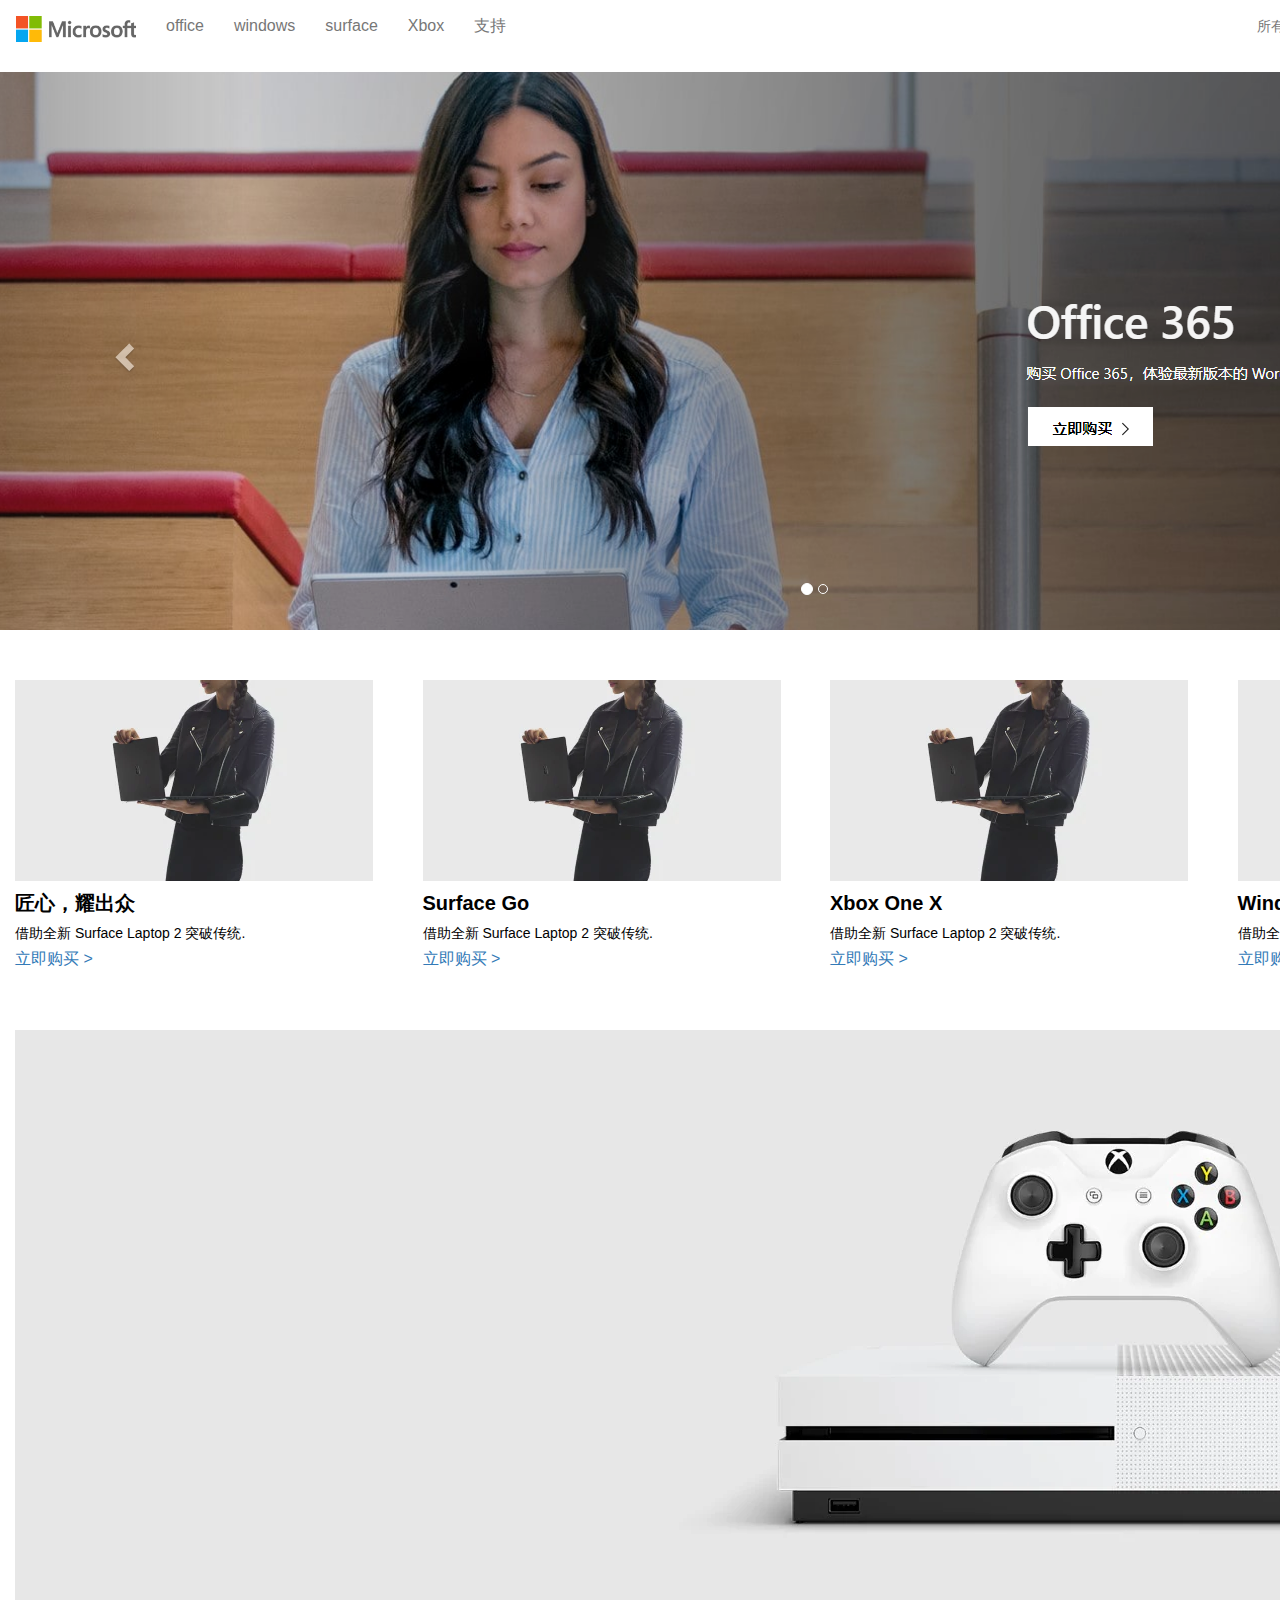
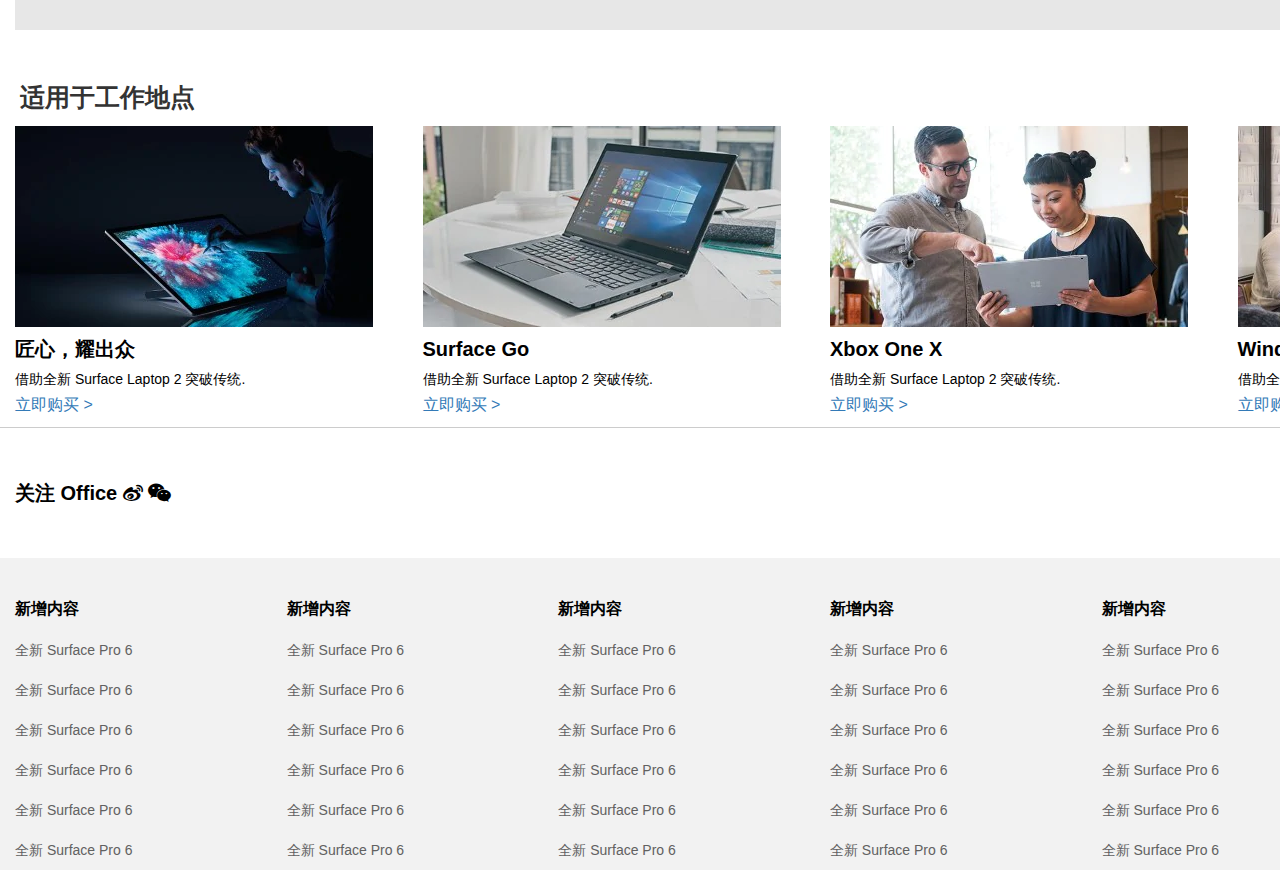
<file: index.html>
<!DOCTYPE html>
<!--[if lt IE 7]>      <html class="no-js lt-ie9 lt-ie8 lt-ie7"> <![endif]-->
<!--[if IE 7]>         <html class="no-js lt-ie9 lt-ie8"> <![endif]-->
<!--[if IE 8]>         <html class="no-js lt-ie9"> <![endif]-->
<!--[if gt IE 8]><!--> <html class="no-js"> <!--<![endif]-->
    <head>
        <meta charset="utf-8">
        <meta http-equiv="X-UA-Compatible" content="IE=edge,chrome=1">
        <title></title>
        <meta name="description" content="">
        <meta name="viewport" content="width=device-width">

        <!-- Place favicon.ico and apple-touch-icon.png in the root directory -->

        
        <link rel="stylesheet" href="css/_man.css" />
        <script src="js/vendor/modernizr-2.6.2.min.js"></script>
        <script type="text/javascript" src="js/vendor/jquery-1.11.1.min.js"></script>
    </head>
    <body>
		<header role="banner">
			
		    <nav role="navigation" class="navbar navbar-default nav1">
		    	
		        <div class="container">
		        	
		            <div class="navbar-header">
		            
		                <button type="button" class="navbar-toggle pull-left" data-toggle="collapse" data-target=".navbar-collapse">
		                    <span class="icon-bar"></span>
		                    <span class="icon-bar"></span>
		                    <span class="icon-bar"></span>
		                </button>
		                <a class="navbar-brand pull-right" href="#">
		            		<img src="img/RE1Mu3b.png"  width="120">
		        	    </a>
		            </div>
			        <div class="navbar-collapse collapse">
						<ul class="nav navbar-nav navv">
							<li>
							    <a href="office.html">office</a>		    
							</li>
							<li>
							    <a href="win.html">windows</a>						    
							</li>
							<li>
							    <a href="#">surface</a>							    
							</li>
							<li>
							    <a href="#">Xbox</a>							    
							</li>
							<li>
							    <a href="#">支持</a>							    
							</li>
							
						</ul>
						<ul class="nav navbar-nav navbar-right">
							<li class="dropdown">
							    <a href="#" class="dropdown-toggle"  data-toggle="dropdown">所有Microsoft<b class="caret"></b></a>
							    <ul class="dropdown-menu" aria-labelledby="dropdownMenu1">
							        <li><a href="#">Action</a></li>
							        <li><a href="#">Another action</a></li>
							        <li><a href="#">Something else here</a></li>
							        <li role="separator" class="divider"></li>
							        <li><a href="#">Separated link</a></li>
							        <li role="separator" class="divider"></li>
							        <li><a href="#">Separated link</a></li>
							    </ul>
							</li>
							<li>
							    <a href="#" class="dropdown-toggle"  data-toggle="dropdown">搜索 <b class="glyphicon glyphicon-search"></b></a>							    
							</li>
							<li>
							    <a href="#" class="dropdown-toggle"  data-toggle="dropdown">购物车 <b class="fa fa-shopping-cart fa-lg"></b></a>							    
							</li>
							<li>
							    <a href="#" class="dropdown-toggle"  data-toggle="dropdown">登入 <b class="fa fa-user-circle fa-lg"></b></a>							    
							</li>
				        </ul>
			    	</div>
		  		</div>
			</nav>
		</header>
		<main role="main" class="container">
			<div class="row">
			<div id="carousel-example-generic" class="carousel slide" data-ride="carousel">
              <!-- Indicators -->
                <ol class="carousel-indicators">
                    <li data-target="#carousel-example-generic" data-slide-to="0" class="active"></li>
                    <li data-target="#carousel-example-generic" data-slide-to="1"></li>                    
                </ol>

              <!-- Wrapper for slides -->
                <div class="carousel-inner" role="listbox">
                    <div class="item active">
                        <picture>
                          <source srcset="img/ddbj.png" media="(min-width: 768px)">                        
                          <img srcset="img/xbj.png">
                        </picture>                 
                    </div>
                    <div class="item">
                        <picture>
                          <source srcset="img/cdbj1.png" media="(min-width: 768px)">                       
                       		<img srcset="img/xbj1.png">
                        </picture>               
                    </div>                  
                </div>

              <!-- Controls -->
                <a class="left carousel-control" href="#carousel-example-generic" role="button" data-slide="prev">
                    <span class="glyphicon glyphicon-chevron-left" aria-hidden="true"></span>
                </a>
                <a class="right carousel-control" href="#carousel-example-generic" role="button" data-slide="next">
                    <span class="glyphicon glyphicon-chevron-right" aria-hidden="true"></span>
                </a>
            </div>
            <section class="goumai clearfix">				
					<ul  class="col-lg-3 col-xs-6">
						<li><a href="#"><img src="img/surface.png"/ class="img-responsive"></a></li>
						<li><a href="#">匠心，耀出众</a</li>
						<li><a href="#">借助全新 Surface Laptop 2 突破传统.</a</li>
						<li><a href="#">立即购买 ></a></li>
					</ul>								
					<ul class="col-lg-3 col-xs-6">
						<li><a href="#"><img src="img/surface.png"/ class="img-responsive"></a></li>
						<li><a href="#">Surface Go</a</li>
						<li><a href="#">借助全新 Surface Laptop 2 突破传统.</a</li>
						<li><a href="#">立即购买 ></a></li>
					</ul>								
					<ul class="col-lg-3 col-xs-6">
						<li><a href="#"><img src="img/surface.png"/ class="img-responsive"></a></li>
						<li><a href="#">Xbox One X</a</li>
						<li><a href="#">借助全新 Surface Laptop 2 突破传统.</a</li>
						<li><a href="#">立即购买 ></a></li>
					</ul>								
					<ul class="col-lg-3 col-xs-6">
						<li><a href="#"><img src="img/surface.png"/ class="img-responsive"></a></li>
						<li><a href="#">Windows 电脑</a</li>
						<li><a href="#">借助全新 Surface Laptop 2 突破传统.</a</li>
						<li><a href="">立即购买 ></a></li>
					</ul>				
			</section>
			<div class="col-lg-12 col-xs-12 xbx">
				<img src="img/Xbx.png"/ width="100%">
			</div>
			<section class="sec">
				<p>适用于工作地点</p>
					<ul  class="col-lg-3 col-xs-6">
						<li><a href="#"><img src="img/surfaceS.png"/ class="img-responsive"></a></li>
						<li><a href="#">匠心，耀出众</a</li>
						<li><a href="#">借助全新 Surface Laptop 2 突破传统.</a</li>
						<li><a href="#">立即购买 ></a></li>
					</ul>								
					<ul class="col-lg-3 col-xs-6">
						<li><a href="#"><img src="img/win10.png"/ class="img-responsive"></a></li>
						<li><a href="#">Surface Go</a</li>
						<li><a href="#">借助全新 Surface Laptop 2 突破传统.</a</li>
						<li><a href="#">立即购买 ></a></li>
					</ul>								
					<ul class="col-lg-3 col-xs-6">
						<li><a href="#"><img src="img/Office365.png"/ class="img-responsive"></a></li>
						<li><a href="#">Xbox One X</a</li>
						<li><a href="#">借助全新 Surface Laptop 2 突破传统.</a</li>
						<li><a href="#">立即购买 ></a></li>
					</ul>								
					<ul class="col-lg-3 col-xs-6">
						<li><a href="#"><img src="img/microTeams.png"/ class="img-responsive"></a></li>
						<li><a href="#">Windows 电脑</a</li>
						<li><a href="#">借助全新 Surface Laptop 2 突破传统.</a</li>
						<li><a href="#">立即购买 ></a></li>
					</ul>				
			</section>
			</div>
		</main>
		
		<div style="border-top: 1px solid #ccc;">
			<div class="container guan">
				关注 Office <a href="#" class="fa fa-weibo"></a> <a href="#" class="fa fa-weixin"></a>
			</div>
		</div>
		
		<footer role="contentinfo" class="fot">
			<div class="container">
				<div class="row ace">
					<ul class="col-lg-2 col-xs-4 responsive">
						<p>新增内容</p>
						<li><a href="#">全新 Surface Pro 6</a></li>
						<li><a href="#">全新 Surface Pro 6</a></li>
						<li><a href="#">全新 Surface Pro 6</a></li>
						<li><a href="#">全新 Surface Pro 6</a></li>
						<li><a href="#">全新 Surface Pro 6</a></li>
						<li><a href="#">全新 Surface Pro 6</a></li>
					</ul>
					<ul class="col-lg-2 col-xs-4 responsive">
						<p>新增内容</p>
						<li><a href="#">全新 Surface Pro 6</a></li>
						<li><a href="#">全新 Surface Pro 6</a></li>
						<li><a href="#">全新 Surface Pro 6</a></li>
						<li><a href="#">全新 Surface Pro 6</a></li>
						<li><a href="#">全新 Surface Pro 6</a></li>
						<li><a href="#">全新 Surface Pro 6</a></li>
					</ul>
					<ul class="col-lg-2 col-xs-4 responsive">
						<p>新增内容</p>
						<li><a href="#">全新 Surface Pro 6</a></li>
						<li><a href="#">全新 Surface Pro 6</a></li>
						<li><a href="#">全新 Surface Pro 6</a></li>
						<li><a href="#">全新 Surface Pro 6</a></li>
						<li><a href="#">全新 Surface Pro 6</a></li>
						<li><a href="#">全新 Surface Pro 6</a></li>
					</ul>
					<ul class="col-lg-2 col-xs-4 responsive">
						<p>新增内容</p>
						<li><a href="#">全新 Surface Pro 6</a></li>
						<li><a href="#">全新 Surface Pro 6</a></li>
						<li><a href="#">全新 Surface Pro 6</a></li>
						<li><a href="#">全新 Surface Pro 6</a></li>
						<li><a href="#">全新 Surface Pro 6</a></li>
						<li><a href="#">全新 Surface Pro 6</a></li>
					</ul>
					<ul class="col-lg-2 col-xs-4 responsive">
						<p>新增内容</p>
						<li><a href="#">全新 Surface Pro 6</a></li>
						<li><a href="#">全新 Surface Pro 6</a></li>
						<li><a href="#">全新 Surface Pro 6</a></li>
						<li><a href="#">全新 Surface Pro 6</a></li>
						<li><a href="#">全新 Surface Pro 6</a></li>
						<li><a href="#">全新 Surface Pro 6</a></li>
					</ul>
					<ul class="col-lg-2 col-xs-4 responsive">
						<p>新增内容</p>
						<li><a href="#">全新 Surface Pro 6</a></li>
						<li><a href="#">全新 Surface Pro 6</a></li>
						<li><a href="#">全新 Surface Pro 6</a></li>
						<li><a href="#">全新 Surface Pro 6</a></li>
						<li><a href="#">全新 Surface Pro 6</a></li>
						<li><a href="#">全新 Surface Pro 6</a></li>
					</ul>
				</div>
			</div>
		</footer>
       

        
        <script>window.jQuery || document.write('<script src="js/vendor/jquery-1.11.1.min.js"><\/script>')</script>
        <script src="js/plugins.js"></script>
        <script src="js/main.js"></script>

        <!-- Google Analytics: change UA-XXXXX-X to be your site's ID. -->
        
    </body>
</html>
</file>
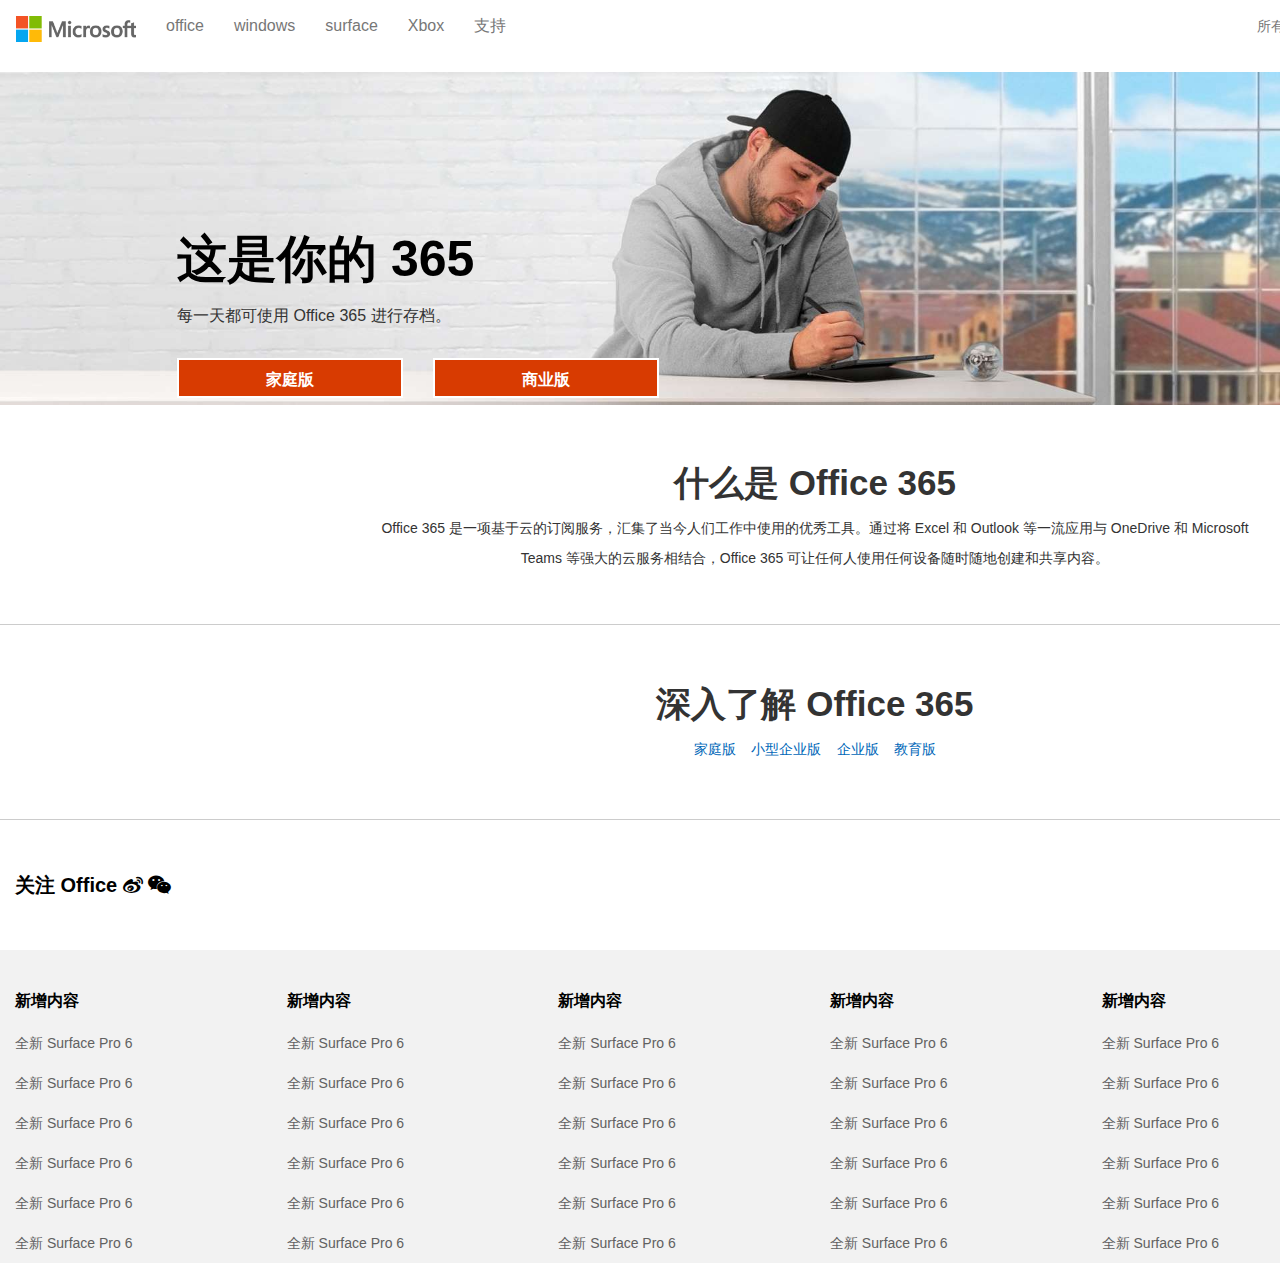
<file: office.html>
<!DOCTYPE html>
<html>
	<head>
		<meta charset="UTF-8">
		<title></title>
		<link rel="stylesheet" href="css/_man.css" />
        <script src="js/vendor/modernizr-2.6.2.min.js"></script>
        <script type="text/javascript" src="js/vendor/jquery-1.11.1.min.js"></script>
	</head>
	<body>
		<header role="banner">
			
		    <nav role="navigation" class="navbar navbar-default nav1">
		    	
		        <div class="container">
		        	
		            <div class="navbar-header">
		            
		                <button type="button" class="navbar-toggle pull-left" data-toggle="collapse" data-target=".navbar-collapse">
		                    <span class="icon-bar"></span>
		                    <span class="icon-bar"></span>
		                    <span class="icon-bar"></span>
		                    
		                </button>
		                
		                <a class="navbar-brand pull-right" href="#">
		            		<img src="img/RE1Mu3b.png"  width="120">
		        	    </a>
		            </div>
			        <div class="navbar-collapse collapse">
						<ul class="nav navbar-nav navv">
							<li>
							    <a href="#" class="dropdown-toggle"  data-toggle="dropdown">office</a>		    
							</li>
							<li>
							    <a href="#" class="dropdown-toggle"  data-toggle="dropdown">windows</a>
							    
							</li>
							<li>
							    <a href="#" class="dropdown-toggle"  data-toggle="dropdown">surface</a>
							    
							</li>
							<li>
							    <a href="#" class="dropdown-toggle"  data-toggle="dropdown">Xbox</a>
							    
							</li>
							<li>
							    <a href="#" class="dropdown-toggle"  data-toggle="dropdown">支持</a>
							    
							</li>
							
						</ul>
						<ul class="nav navbar-nav navbar-right">
							<li class="dropdown">
							    <a href="#" class="dropdown-toggle"  data-toggle="dropdown">所有Microsoft<b class="caret"></b></a>
							    <ul class="dropdown-menu" aria-labelledby="dropdownMenu1">
							        <li><a href="#">Action</a></li>
							        <li><a href="#">Another action</a></li>
							        <li><a href="#">Something else here</a></li>
							        <li role="separator" class="divider"></li>
							        <li><a href="#">Separated link</a></li>
							        <li role="separator" class="divider"></li>
							        <li><a href="#">Separated link</a></li>
							    </ul>
							</li>
							<li>
							    <a href="#" class="dropdown-toggle"  data-toggle="dropdown">搜索 <b class="glyphicon glyphicon-search"></b></a>							    
							</li>
							<li>
							    <a href="#" class="dropdown-toggle"  data-toggle="dropdown">购物车 <b class="fa fa-shopping-cart fa-lg"></b></a>							    
							</li>
							<li>
							    <a href="#" class="dropdown-toggle"  data-toggle="dropdown">登入 <b class="fa fa-user-circle fa-lg"></b></a>							    
							</li>
				        </ul>
			    	</div>
		  		</div>
			</nav>
		</header>
		<div class="bjq" style="width: 100%;">
			<img class="img-responsive tu" src="img/off.jpg"/>
			<div class="container visible-lg visible-md jia">
				<p>这是你的 365</p>
				<p>每一天都可使用 Office 365 进行存档。</p>
				<p><a href="#">家庭版</a><a href="#">商业版</a></p>
			</div>
			<div class="container visible-xs visible-sm cundang">
				<p>这是你的 365</p>
				<p>每一天都可使用 Office 365 进行存档。</p>
				<p><a href="#">家庭版</a></p>
				<p><a href="#">商业版</a></p>
			</div>
		</div>
		<section>
			<div class="container off365" style="border-bottom: 1px solid #ccc;">
				
				<p>什么是 Office 365</p>
				<p class="visible-lg">Office 365 是一项基于云的订阅服务，汇集了当今人们工作中使用的优秀工具。通过将 Excel 和 Outlook 等一流应用与 OneDrive 和 Microsoft </p>
				<p class="visible-lg">Teams 等强大的云服务相结合，Office 365 可让任何人使用任何设备随时随地创建和共享内容。</p>
				<p class="visible-xs">Office 365 是一项基于云的订阅服务，汇集了当今人们工作中使用的优秀工具。通</p>
				<p class="visible-xs">过将 Excel 和 Outlook 等一流应用与 OneDrive 和 Microsoft Teams 等强大的云服务</p>
				<p class="visible-xs">相结合，Office 365 可让任何人使用任何设备随时随地创建和共享内容。</p>
			</div>
		</section>
		<div>
			<div class="container visible-lg lejie">
				<p>深入了解 Office 365</p>
				<p><a href="#">家庭版</a>&nbsp;&nbsp;&nbsp; <a href="#">小型企业版</a>&nbsp;&nbsp;&nbsp; <a href="#">企业版</a>&nbsp;&nbsp;&nbsp; <a href="#">教育版</a></p>
			</div>
			<div class="container visible-xs off">
				<p>深入了解 Office 365</p>
				<p><a href="#">家庭版 ></a></p>
				<p><a href="#">小型企业版 ></a></p>
				<p><a href="#">企业版 ></a></p>
				<p><a href="#">教育版 ></a></p>
			</div>
		</div>
		<div style="border-top: 1px solid #ccc;">
			<div class="container guan">
				关注 Office <a href="#" class="fa fa-weibo"></a> <a href="#" class="fa fa-weixin"></a>
			</div>
		</div>
		
		<footer role="contentinfo" class="fot">
			<div class="container">
				<div class="row ace">
					<ul class="col-lg-2 col-xs-4 responsive">
						<p>新增内容</p>
						<li><a href="#">全新 Surface Pro 6</a></li>
						<li><a href="#">全新 Surface Pro 6</a></li>
						<li><a href="#">全新 Surface Pro 6</a></li>
						<li><a href="#">全新 Surface Pro 6</a></li>
						<li><a href="#">全新 Surface Pro 6</a></li>
						<li><a href="#">全新 Surface Pro 6</a></li>
					</ul>
					<ul class="col-lg-2 col-xs-4 responsive">
						<p>新增内容</p>
						<li><a href="#">全新 Surface Pro 6</a></li>
						<li><a href="#">全新 Surface Pro 6</a></li>
						<li><a href="#">全新 Surface Pro 6</a></li>
						<li><a href="#">全新 Surface Pro 6</a></li>
						<li><a href="#">全新 Surface Pro 6</a></li>
						<li><a href="#">全新 Surface Pro 6</a></li>
					</ul>
					<ul class="col-lg-2 col-xs-4 responsive">
						<p>新增内容</p>
						<li><a href="#">全新 Surface Pro 6</a></li>
						<li><a href="#">全新 Surface Pro 6</a></li>
						<li><a href="#">全新 Surface Pro 6</a></li>
						<li><a href="#">全新 Surface Pro 6</a></li>
						<li><a href="#">全新 Surface Pro 6</a></li>
						<li><a href="#">全新 Surface Pro 6</a></li>
					</ul>
					<ul class="col-lg-2 col-xs-4 responsive">
						<p>新增内容</p>
						<li><a href="#">全新 Surface Pro 6</a></li>
						<li><a href="#">全新 Surface Pro 6</a></li>
						<li><a href="#">全新 Surface Pro 6</a></li>
						<li><a href="#">全新 Surface Pro 6</a></li>
						<li><a href="#">全新 Surface Pro 6</a></li>
						<li><a href="#">全新 Surface Pro 6</a></li>
					</ul>
					<ul class="col-lg-2 col-xs-4 responsive">
						<p>新增内容</p>
						<li><a href="#">全新 Surface Pro 6</a></li>
						<li><a href="#">全新 Surface Pro 6</a></li>
						<li><a href="#">全新 Surface Pro 6</a></li>
						<li><a href="#">全新 Surface Pro 6</a></li>
						<li><a href="#">全新 Surface Pro 6</a></li>
						<li><a href="#">全新 Surface Pro 6</a></li>
					</ul>
					<ul class="col-lg-2 col-xs-4 responsive">
						<p>新增内容</p>
						<li><a href="#">全新 Surface Pro 6</a></li>
						<li><a href="#">全新 Surface Pro 6</a></li>
						<li><a href="#">全新 Surface Pro 6</a></li>
						<li><a href="#">全新 Surface Pro 6</a></li>
						<li><a href="#">全新 Surface Pro 6</a></li>
						<li><a href="#">全新 Surface Pro 6</a></li>
					</ul>
				</div>
			</div>
		</footer>
		<script src="js/plugins.js"></script>
        <script src="js/main.js"></script>
	</body>
</html>
</file>
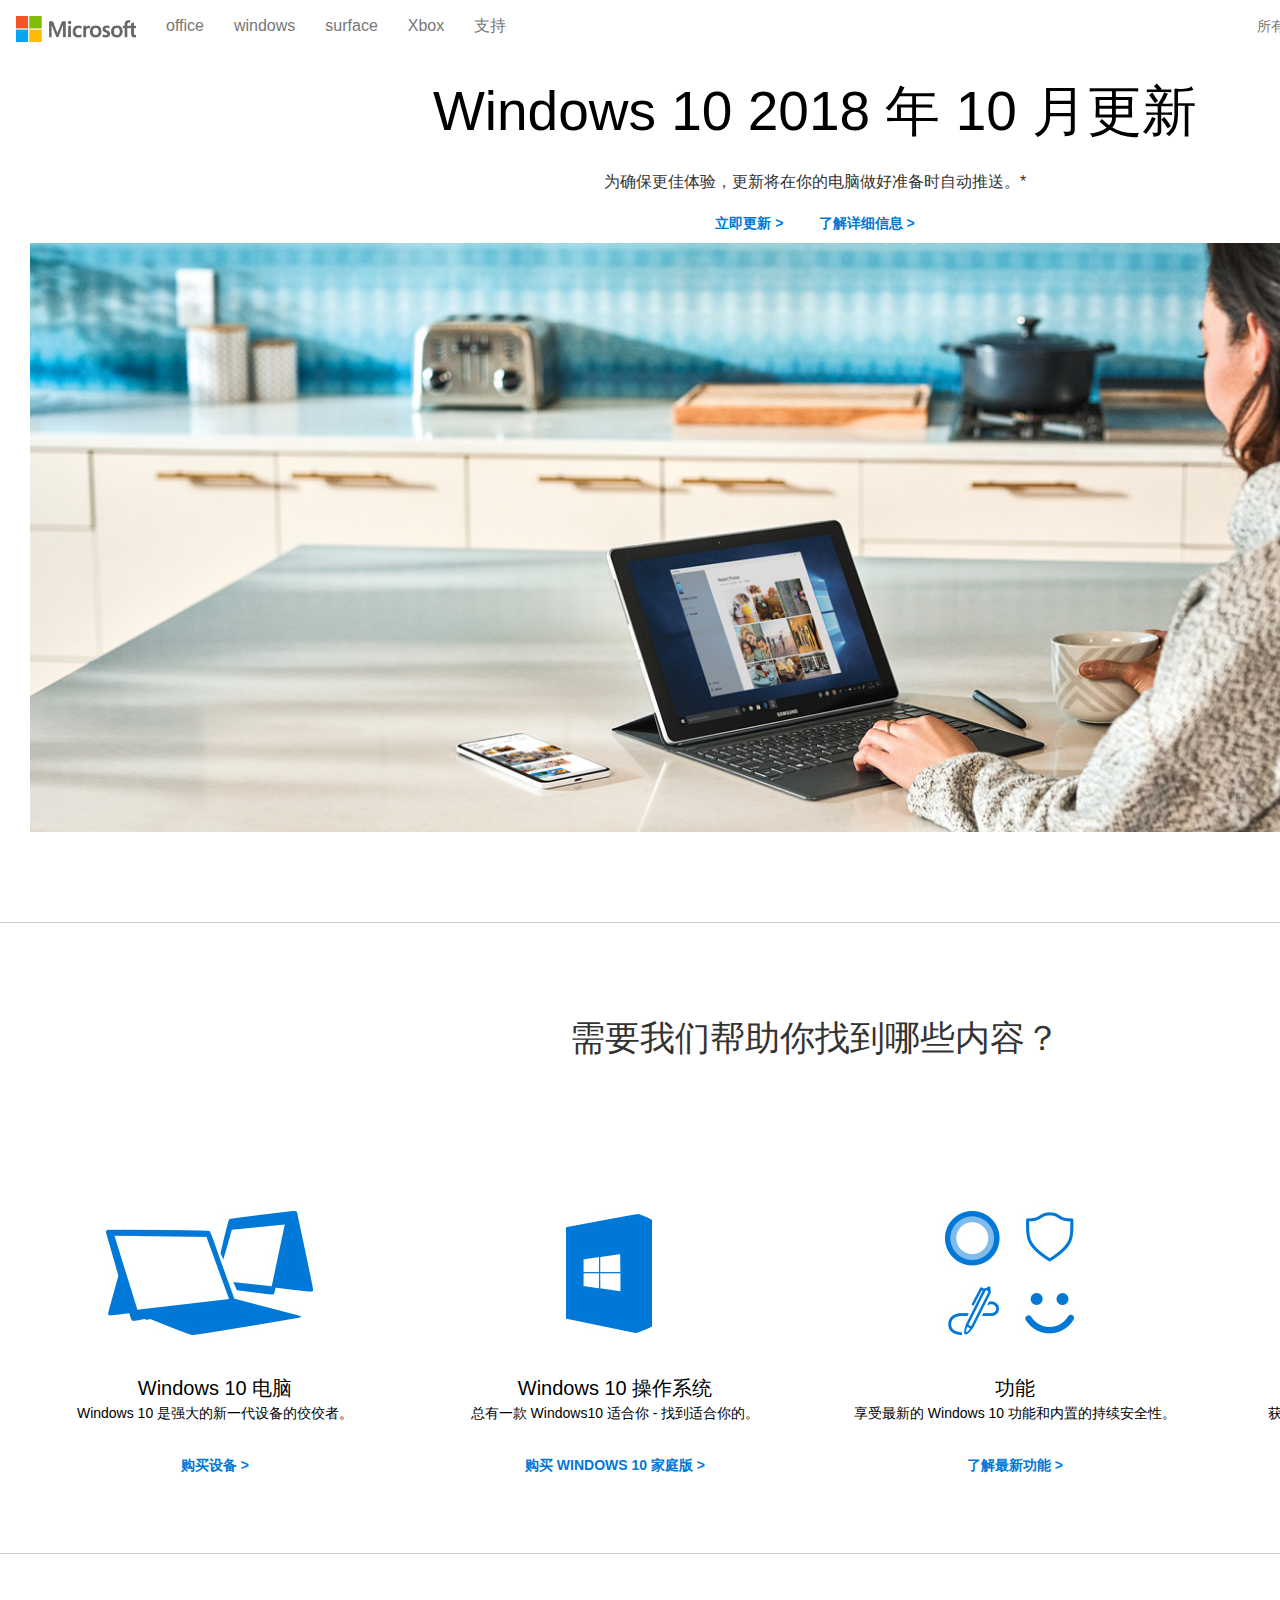
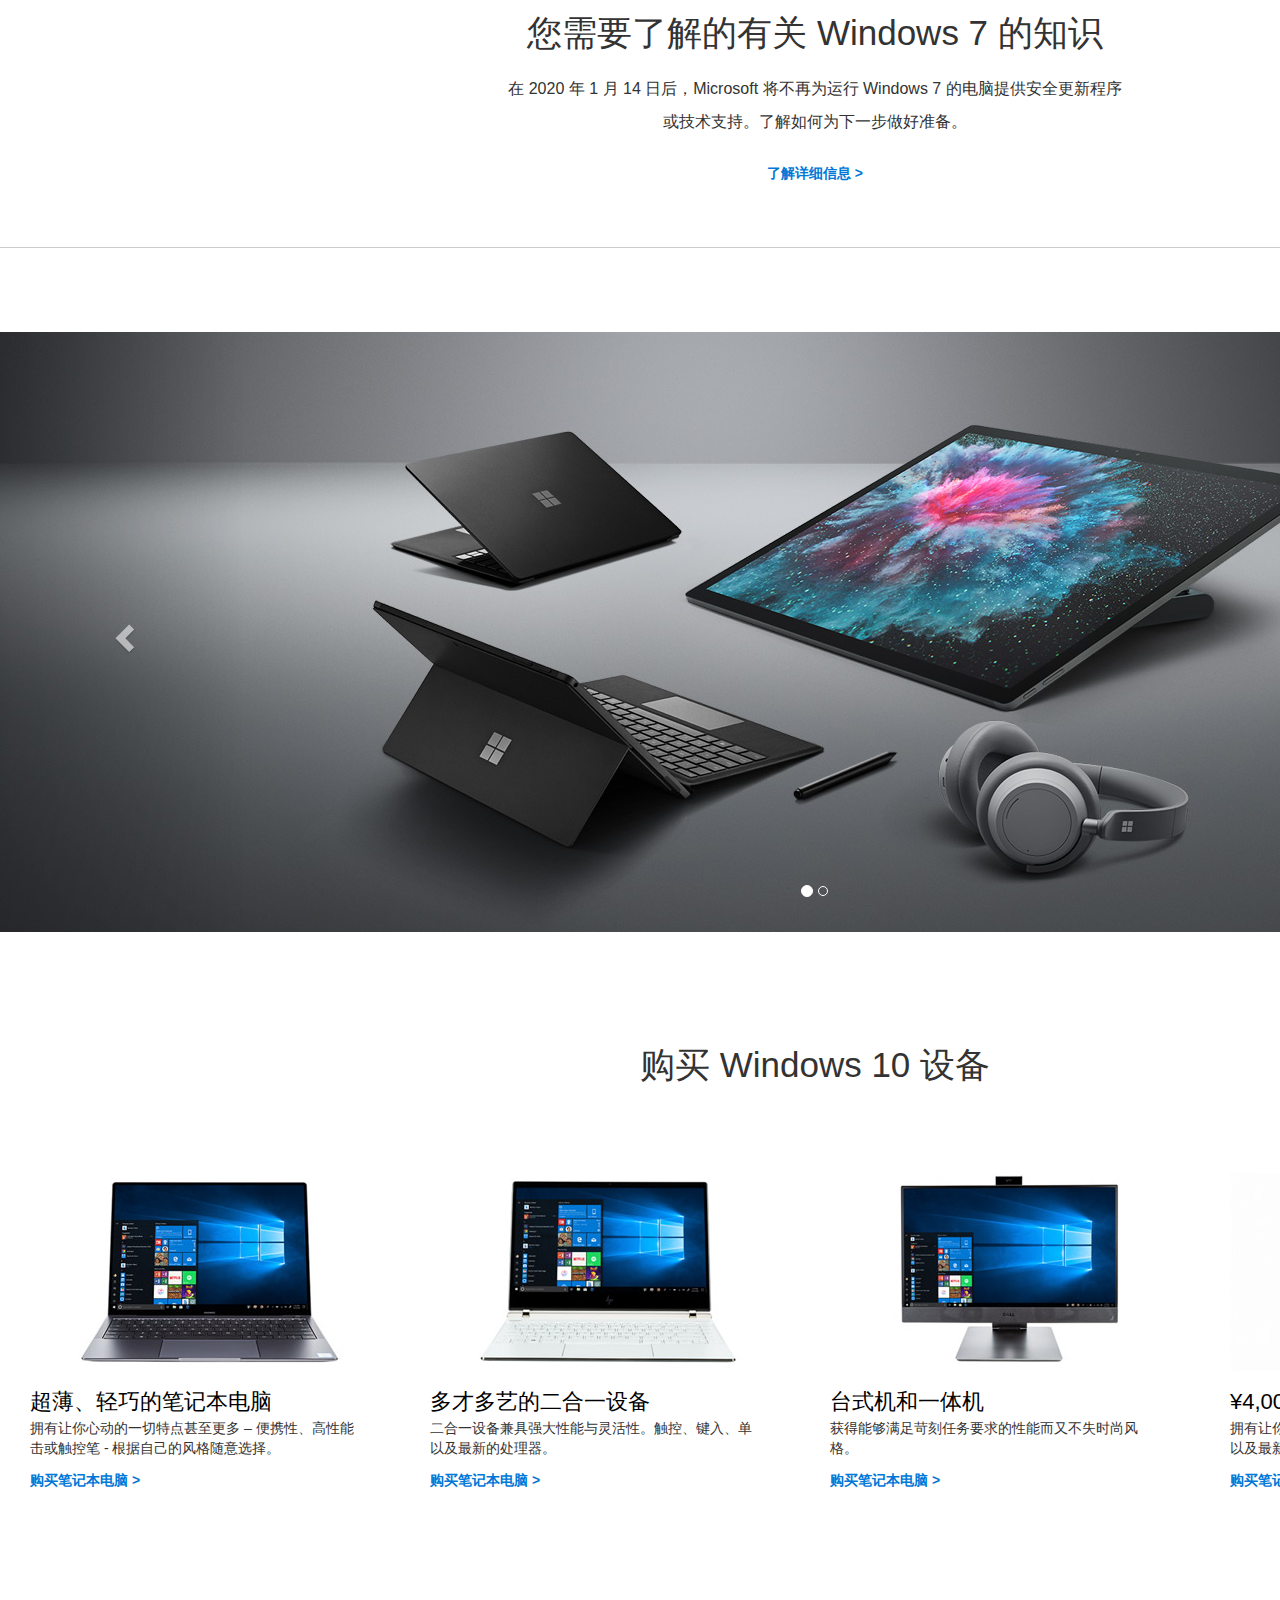
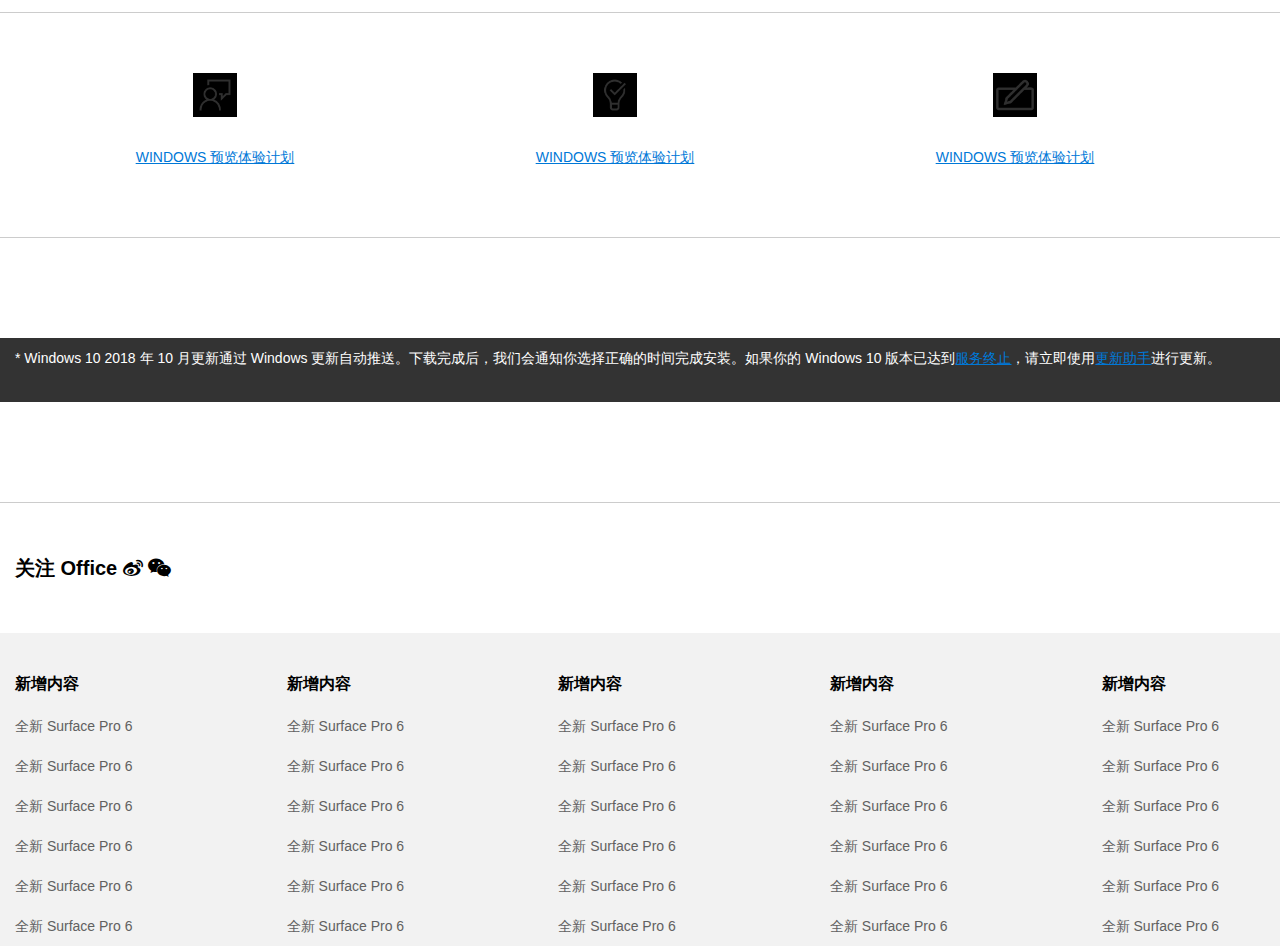
<file: win.html>
<!DOCTYPE html>
<html>
	<head>
		<meta charset="UTF-8">
		<title></title>
		<link rel="stylesheet" href="css/_man.css" />
        <script src="js/vendor/modernizr-2.6.2.min.js"></script>
        <script type="text/javascript" src="js/vendor/jquery-1.11.1.min.js"></script>
	</head>
	<body>
		<header role="banner">
			
		    <nav role="navigation" class="navbar navbar-default nav1">
		    	
		        <div class="container">
		        	
		            <div class="navbar-header">
		            
		                <button type="button" class="navbar-toggle pull-left" data-toggle="collapse" data-target=".navbar-collapse">
		                    <span class="icon-bar"></span>
		                    <span class="icon-bar"></span>
		                    <span class="icon-bar"></span>
		                </button>
		                <a class="navbar-brand pull-right" href="#">
		            		<img src="img/RE1Mu3b.png"  width="120">
		        	    </a>
		            </div>
			        <div class="navbar-collapse collapse">
						<ul class="nav navbar-nav navv">
							<li>
							    <a href="#" class="dropdown-toggle"  data-toggle="dropdown">office</a>		    
							</li>
							<li>
							    <a href="#" class="dropdown-toggle"  data-toggle="dropdown">windows</a>
							    
							</li>
							<li>
							    <a href="#" class="dropdown-toggle"  data-toggle="dropdown">surface</a>
							    
							</li>
							<li>
							    <a href="#" class="dropdown-toggle"  data-toggle="dropdown">Xbox</a>
							    
							</li>
							<li>
							    <a href="#" class="dropdown-toggle"  data-toggle="dropdown">支持</a>
							    
							</li>
							
						</ul>
						<ul class="nav navbar-nav navbar-right">
							<li class="dropdown">
							    <a href="#" class="dropdown-toggle"  data-toggle="dropdown">所有Microsoft<b class="caret"></b></a>
							    <ul class="dropdown-menu" aria-labelledby="dropdownMenu1">
							        <li><a href="#">Action</a></li>
							        <li><a href="#">Another action</a></li>
							        <li><a href="#">Something else here</a></li>
							        <li role="separator" class="divider"></li>
							        <li><a href="#">Separated link</a></li>
							        <li role="separator" class="divider"></li>
							        <li><a href="#">Separated link</a></li>
							    </ul>
							</li>
							<li>
							    <a href="#" class="dropdown-toggle"  data-toggle="dropdown">搜索 <b class="glyphicon glyphicon-search"></b></a>							    
							</li>
							<li>
							    <a href="#" class="dropdown-toggle"  data-toggle="dropdown">购物车 <b class="fa fa-shopping-cart fa-lg"></b></a>							    
							</li>
							<li>
							    <a href="#" class="dropdown-toggle"  data-toggle="dropdown">登入 <b class="fa fa-user-circle fa-lg"></b></a>							    
							</li>
				        </ul>
			    	</div>
		  		</div>
			</nav>
		</header>
		<main role="main">
			<div class="container">
				<div class="bang">					
					<p class="visible-lg">Windows 10 2018 年 10 月更新</p>
					<p class="visible-sm visible-xs">Windows 10 2018 年 10 月<span class="visible-sm visible-xs">更新</span></p>
					<p>为确保更佳体验，更新将在你的电脑做好准备时自动推送。*</p>
					<p><a href="#">立即更新 ></a> &nbsp;&nbsp;&nbsp;&nbsp;&nbsp;&nbsp;&nbsp;&nbsp;<a href="#">了解详细信息 ></a></p>
					
					<ol class="col-lg-12 col-sm-12">
						<img src="img/winn.jpg"/ width="100%">
					</ol>
				</div>
			</div>
		</main>
		<section class="win">
			<div class="container winod" style="border-bottom: 1px solid #ccc;
				border-top: 1px solid #ccc;">
				<p>需要我们帮助你找到哪些内容？</p>
				<ul class="col-lg-3 col-xs-6">
					<li><img src="img/win10.jpg" class="img-responsive"></li>
					<li>Windows 10 电脑</li>
					<li>Windows 10 是强大的新一代设备的佼佼者。</li>
					<li><a href="#">购买设备 ></a></li>
				</ul>
				<ul class="col-lg-3 col-xs-6">
					<li><img src="img/wind10.jpg" class="img-responsive"></li>
					<li>Windows 10 操作系统</li>
					<li>总有一款 Windows10 适合你 - 找到适合你的。</li>
					<li><a href="#">购买 WINDOWS 10 家庭版 ></a></li>
				</ul>
				<ul class="col-lg-3 col-xs-6">
					<li><img src="img/windog.jpg" class="img-responsive"></li>
					<li>功能</li>
					<li>享受最新的 Windows 10 功能和内置的持续安全性。</li>
					<li><a href="#">了解最新功能 ></a></li>
				</ul>
				<ul class="col-lg-3 col-xs-6">
					<li><img src="img/windozc.jpg" class="img-responsive"></li>
					<li>支持</li>
					<li>获取 Windows 10 帮助、提示和常见问题解答。</li>
					<li><a href="#">WINDOWS 10 支持 ></a></li>
				</ul>
			</div>
		</section>
		<div class="win7">
			<div class="container windo7"style="border-bottom: 1px solid #ccc;margin-bottom: 84px;">
				<p class="visible-lg">您需要了解的有关 Windows 7 的知识</p>
				<p class="visible-xs visible-sm">您需要了解的有关<br>Windows 7 的知识</p>
				<p class="visible-lg">在 2020 年 1 月 14 日后，Microsoft 将不再为运行 Windows 7 的电脑提供安全更新程序</p>
				<p class="visible-lg">或技术支持。了解如何为下一步做好准备。</p>
				<p class="visible-xs visible-sm">在 2020 年 1 月 14 日后，Microsoft 将</p>
				<p class="visible-xs visible-sm">不再为运行 Windows 7 的电脑提供安全</p>
				<p class="visible-xs visible-sm">更新程序或技术支持。了解如何为下一</p>
				<p class="visible-xs visible-sm">步做好准备。</p>
				<p><a href="#">了解详细信息 ></a></p>
			</div>
		</div>
		<main role="main" class="container">
			<div class="row">
				<div id="carousel-example-generic" class="carousel slide" data-ride="carousel">
	              <!-- Indicators -->
	                <ol class="carousel-indicators">
	                    <li data-target="#carousel-example-generic" data-slide-to="0" class="active"></li>
	                    <li data-target="#carousel-example-generic" data-slide-to="1"></li>                    
	                </ol>
	
	              <!-- Wrapper for slides -->
	                <div class="carousel-inner" role="listbox">
	                    <div class="item active">	                       	                                                 
	                        <img src="img/surface.jpg">	                     
	                    </div>
	                    <div class="item">	                        	                                                 
	                       	<img src="img/window10.jpg">	                                     
	                    </div>                  
	                </div>
	
	              <!-- Controls -->
	                <a class="left carousel-control" href="#carousel-example-generic" role="button" data-slide="prev">
	                    <span class="glyphicon glyphicon-chevron-left" aria-hidden="true"></span>
	                </a>
	                <a class="right carousel-control" href="#carousel-example-generic" role="button" data-slide="next">
	                    <span class="glyphicon glyphicon-chevron-right" aria-hidden="true"></span>
	                </a>
	            </div>
        	</div>        
    	</main>
    	<div class="shebei">
    		<div class="container windo10">
    			<p>购买 Windows 10 设备</p>
    			<ul class="col-lg-3 col-xs-6">
    				<li><img src="img/bjb1.jpg" class="img-responsive"></li>
    				<li>超薄、轻巧的笔记本电脑</li>
    				<li>拥有让你心动的一切特点甚至更多 – 便携性、高性能</li>
    				<li>击或触控笔 - 根据自己的风格随意选择。</li>
    				<li><a href="#">购买笔记本电脑 ></a></li>
    			</ul>
    			<ul class="col-lg-3 col-xs-6">
    				<li><img src="img/bjb2.jpg" class="img-responsive"></li>
    				<li>多才多艺的二合一设备</li>
    				<li>二合一设备兼具强大性能与灵活性。触控、键入、单</li>
    				<li>以及最新的处理器。</li>
    				<li><a href="#">购买笔记本电脑 ></a></li>
    			</ul>
    			<ul class="col-lg-3 col-xs-6">
    				<li><img src="img/bjb3.jpg" class="img-responsive"></li>
    				<li>台式机和一体机</li>
    				<li>获得能够满足苛刻任务要求的性能而又不失时尚风</li>
    				<li>格。</li>
    				<li><a href="#">购买笔记本电脑 ></a></li>
    			</ul>
    			<ul class="col-lg-3 col-xs-6">
    				<li><img src="img/bjb4.jpg" class="img-responsive"></li>
    				<li>¥4,000 以下的设备</li>
    				<li>拥有让你心动的一切特点甚至更多 – 便携性、高性能</li>
    				<li>以及最新的处理器。</li>
    				<li><a href="#">购买笔记本电脑 ></a></li>
    			</ul>
    		</div>
    	</div>
    	<div class="xbb">
    		<div class="container xiaobb">
    			<ul class="col-lg-3 col-xs-3">
    				<li><img src="img/tiyan.png"></li>
    				<li><a href="#">WINDOWS 预览体验计划</a></li>
    			</ul>
    			<ul class="col-lg-3 col-xs-3">
    				<li><img src="img/zcc.png"></li>
    				<li><a href="#">WINDOWS 预览体验计划</a></li>
    			</ul>
    			<ul class="col-lg-3 col-xs-3">
    				<li><img src="img/boke.png"></li>
    				<li><a href="#">WINDOWS 预览体验计划</a></li>
    			</ul>
    			<ul class="col-lg-3 col-xs-3">
    				<li><img src="img/shequ.png"></li>
    				<li><a href="#">WINDOWS 预览体验计划</a></li>
    			</ul>
    		</div>
    	</div>
    	<div class="win10">
    		<div class="container w10 responsive">
    			* Windows 10 2018 年 10 月更新通过 Windows 更新自动推送。下载完成后，我们会通知你选择正确的时间完成安装。如果你的 Windows 10 版本已达到<a href="#">服务终止</a>，请立即使用<a href="#">更新助手</a>进行更新。
    		</div>
    		<!--<div class="container wi10 visible-xs">
    			<p>* Windows 10 2018 年 10 月更新通过 Windows 更新自动推送。下载完成后，我们会通知你选择正确的时间</p> 
    			<p>完成安装。如果你的Windows 10 版本已达到<a href="#">服务终止</a>，请立即使用<a href="#">更新助手</a>进行更新。</p>
    		</div>-->
    	</div>
    	
    	<div style="border-top: 1px solid #ccc;">
			<div class="container guan">
				关注 Office <a href="#" class="fa fa-weibo"></a> <a href="#" class="fa fa-weixin"></a>
			</div>
		</div>
		
    	<footer role="contentinfo" class="fot">
			<div class="container">
				<div class="row ace">
					<ul class="col-lg-2 col-xs-4 responsive">
						<p>新增内容</p>
						<li><a href="#">全新 Surface Pro 6</a></li>
						<li><a href="#">全新 Surface Pro 6</a></li>
						<li><a href="#">全新 Surface Pro 6</a></li>
						<li><a href="#">全新 Surface Pro 6</a></li>
						<li><a href="#">全新 Surface Pro 6</a></li>
						<li><a href="#">全新 Surface Pro 6</a></li>
					</ul>
					<ul class="col-lg-2 col-xs-4 responsive">
						<p>新增内容</p>
						<li><a href="#">全新 Surface Pro 6</a></li>
						<li><a href="#">全新 Surface Pro 6</a></li>
						<li><a href="#">全新 Surface Pro 6</a></li>
						<li><a href="#">全新 Surface Pro 6</a></li>
						<li><a href="#">全新 Surface Pro 6</a></li>
						<li><a href="#">全新 Surface Pro 6</a></li>
					</ul>
					<ul class="col-lg-2 col-xs-4 responsive">
						<p>新增内容</p>
						<li><a href="#">全新 Surface Pro 6</a></li>
						<li><a href="#">全新 Surface Pro 6</a></li>
						<li><a href="#">全新 Surface Pro 6</a></li>
						<li><a href="#">全新 Surface Pro 6</a></li>
						<li><a href="#">全新 Surface Pro 6</a></li>
						<li><a href="#">全新 Surface Pro 6</a></li>
					</ul>
					<ul class="col-lg-2 col-xs-4 responsive">
						<p>新增内容</p>
						<li><a href="#">全新 Surface Pro 6</a></li>
						<li><a href="#">全新 Surface Pro 6</a></li>
						<li><a href="#">全新 Surface Pro 6</a></li>
						<li><a href="#">全新 Surface Pro 6</a></li>
						<li><a href="#">全新 Surface Pro 6</a></li>
						<li><a href="#">全新 Surface Pro 6</a></li>
					</ul>
					<ul class="col-lg-2 col-xs-4 responsive">
						<p>新增内容</p>
						<li><a href="#">全新 Surface Pro 6</a></li>
						<li><a href="#">全新 Surface Pro 6</a></li>
						<li><a href="#">全新 Surface Pro 6</a></li>
						<li><a href="#">全新 Surface Pro 6</a></li>
						<li><a href="#">全新 Surface Pro 6</a></li>
						<li><a href="#">全新 Surface Pro 6</a></li>
					</ul>
					<ul class="col-lg-2 col-xs-4 responsive">
						<p>新增内容</p>
						<li><a href="#">全新 Surface Pro 6</a></li>
						<li><a href="#">全新 Surface Pro 6</a></li>
						<li><a href="#">全新 Surface Pro 6</a></li>
						<li><a href="#">全新 Surface Pro 6</a></li>
						<li><a href="#">全新 Surface Pro 6</a></li>
						<li><a href="#">全新 Surface Pro 6</a></li>
					</ul>
				</div>
			</div>
		</footer>
		<script src="js/plugins.js"></script>
        <script src="js/main.js"></script>
	</body>
</html>
</file>
